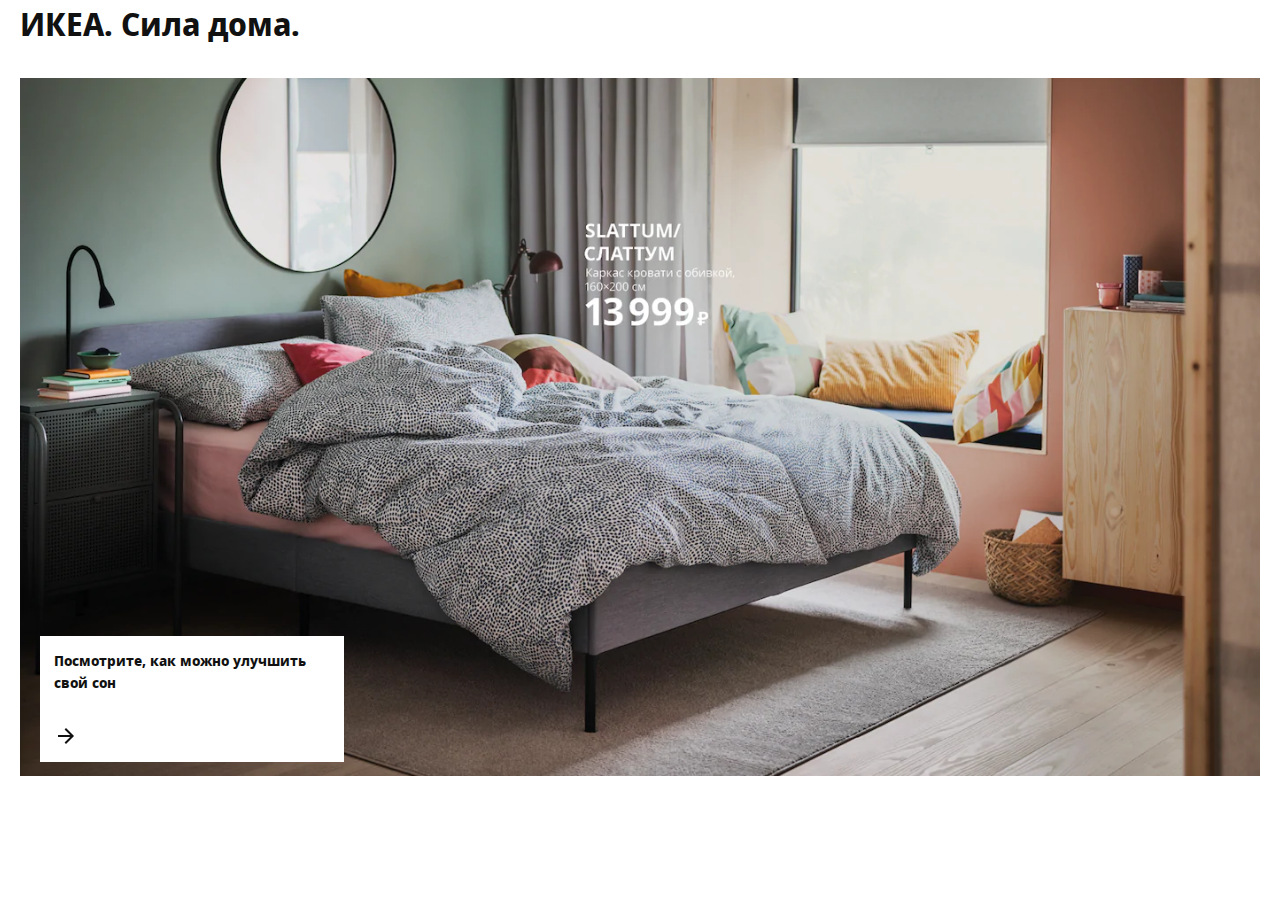
<file: index.html>
<!DOCTYPE html>
<html lang="en">
<head>
    <meta charset="UTF-8">
    <meta name="viewport" content="width=device-width, user-scalable=no, initial-scale=1.0, maximum-scale=1.0, minimum-scale=1.0">
    <meta http-equiv="X-UA-Compatible" content="ie=edge">
    <link rel="apple-touch-icon" sizes="180x180" href="favicon/apple-touch-icon.png">
    <link rel="icon" type="image/png" sizes="32x32" href="favicon/favicon-32x32.png">
    <link rel="icon" type="image/png" sizes="16x16" href="favicon/favicon-16x16.png">
    <link rel="mask-icon" href="favicon/safari-pinned-tab.svg" color="#0058ab">
    <meta name="msapplication-TileColor" content="#0058ab">
    <meta name="theme-color" content="#0058ab">
    <title>ИКЕА - официальный интернет-магазин мебели - IKEA</title>
    <link rel="stylesheet" href="styles/styles.css">


    <script  src="script/index.js" defer type="module"></script>
    <script src="script/test.js"></script>


</head>

<body>

<main>
    <div class="container">
        <h1 class="main-header">ИКЕА. Сила дома.</h1>
        <aside class="offer">
            <a href="card.html#idd059">
                <picture>
                    <source srcset="image/b47e07ee97fd5f9bf030d258d462a945.webp" type="image/webp">
                    <img src="image/b47e07ee97fd5f9bf030d258d462a945.jpg" alt="СЛАТТУМ">
                </picture>

            </a>
            <a class="offer-extra" href="goods.html?subcat=Кровати">
                <p>Посмотрите, как можно улучшить свой сон</p>
                <svg focusable="false" viewBox="0 0 24 24" class="offer-arrow" aria-hidden="true">
                    <path fill-rule="evenodd" clip-rule="evenodd"
                        d="M19.2937 12.7074L20.0008 12.0003L19.2938 11.2932L12.0008 3.99927L10.5865 5.41339L16.1727 11.0003H4V13.0003H16.1723L10.5855 18.5868L11.9996 20.0011L19.2937 12.7074Z"></path>
                </svg>
            </a>
        </aside>
    </div>
</main>








</body>
</html>
</file>
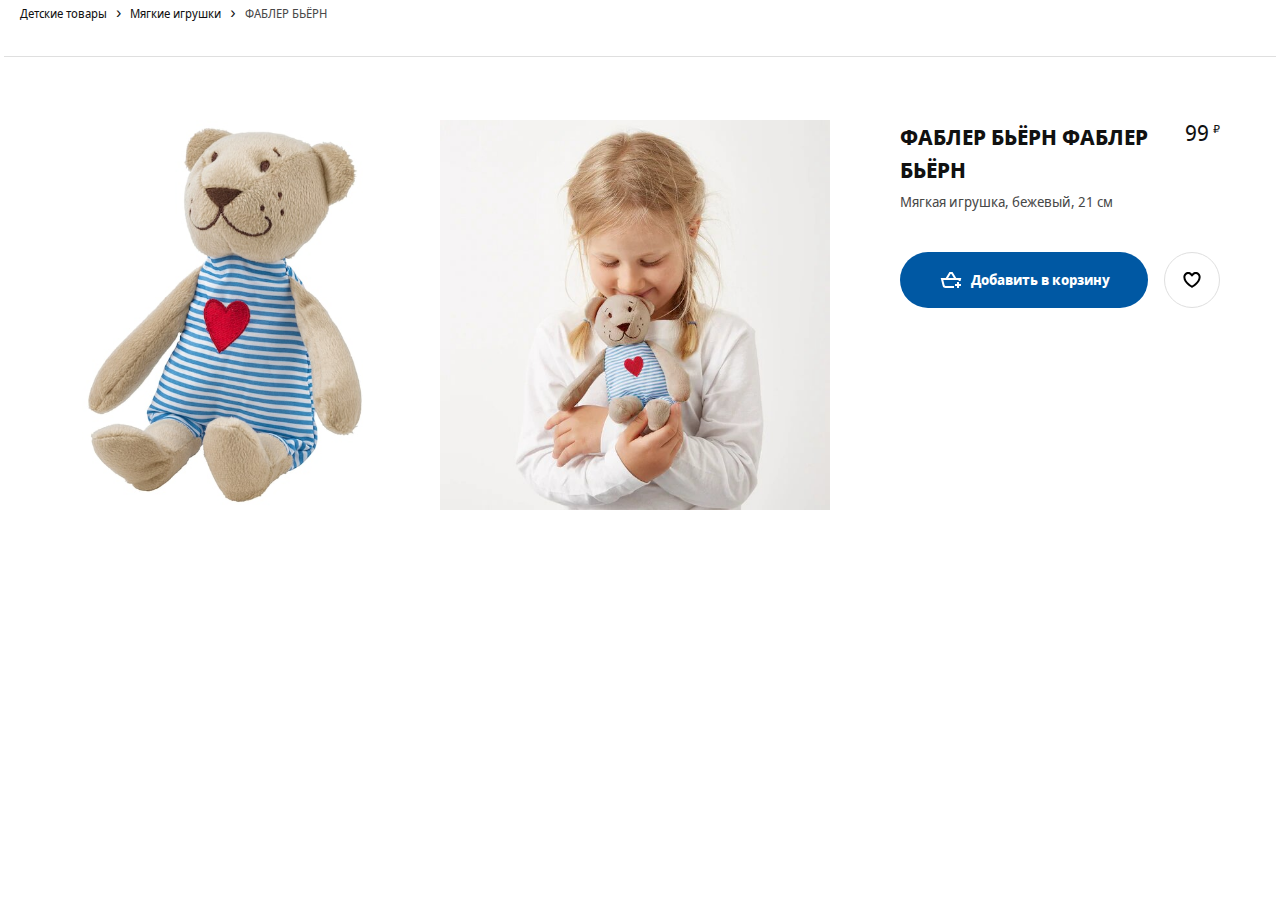
<file: card.html>
<!DOCTYPE html>
<html lang="en">
<head>
	<meta charset="UTF-8">
	<meta name="viewport" content="width=device-width, user-scalable=no, initial-scale=1.0, maximum-scale=1.0, minimum-scale=1.0">
	<meta http-equiv="X-UA-Compatible" content="ie=edge">
	<link rel="apple-touch-icon" sizes="180x180" href="favicon/apple-touch-icon.png">
	<link rel="icon" type="image/png" sizes="32x32" href="favicon/favicon-32x32.png">
	<link rel="icon" type="image/png" sizes="16x16" href="favicon/favicon-16x16.png">
	<link rel="mask-icon" href="favicon/safari-pinned-tab.svg" color="#0058ab">
	<meta name="msapplication-TileColor" content="#0058ab">
	<meta name="theme-color" content="#0058ab">
	<title>Детские игрушки - IKEA</title>
	<link rel="stylesheet" href="styles/styles.css">
</head>
<body>
<main>
	<div class="container">
		<div class="breadcrumb">
			<nav role="navigation" aria-label="Breadcrumb" class="breadcrumb__nav">
				<ul class="breadcrumb__list">

					<li class="breadcrumb__list-item">
						<a href="goods.html?cat=Детские товары" class="breadcrumb__link"><span>Детские товары</span></a>
					</li>

					<li class="breadcrumb__list-item">
						<a href="goods.html?cat=Мягкие игрушки" class="breadcrumb__link"><span>Мягкие игрушки</span></a>
					</li>

					<li class="breadcrumb__list-item">
						<a href="#" class="breadcrumb__link"><span>ФАБЛЕР БЬЁРН</span></a>
					</li>

				</ul>
			</nav>
		</div>

		<div class="good wrapper">
			<div class="good-images">
				<div class="good-image__item">
					<img src="image/fabler-byorn-myagkaya-igrushka-bezhevyy__0710165_PE727396_S5.jpg" alt="">
				</div>
				<div class="good-image__item">
					<img src="image/fabler-byorn-myagkaya-igrushka-bezhevyy__0876865_PE611124_S5.jpg" alt="">
				</div>
			</div>
			<div class="good-item"> <!-- not-in-stock - нет в наличии-->
				<p class="good-item__new">Новинка</p>

				<div class="good-item__section">
					<div>
						<h2 class="good-item__header">ФАБЛЕР БЬЁРН ФАБЛЕР БЬЁРН</h2>
						<p class="good-item__description">Мягкая игрушка, бежевый, 21 см</p>

					</div>
					<p class="good-item__price">
						<span class="good-item__empty">Нет в наличии</span>
						<span class="good-item__price-value">99</span>
						<span class="good-item__currency">₽</span>
					</p>

				</div>
				<div class="good-item__buttons">
					<button type="button" class="btn btn-good" data-idd="idd001">
						<svg focusable="false" viewBox="0 0 24 24" class="btn-good-svg" aria-hidden="true">
							<path fill-rule="evenodd" clip-rule="evenodd" d="M10.4372 4H10.9993H12.0003H12.9996H13.5616L13.8538 4.48014L17.2112 9.99713H21H22.2806L21.9702 11.2396L21.5303 13H19.4688L19.7194 11.9971H4.28079L5.59143 17.2397C5.70272 17.6848 6.1027 17.9971 6.56157 17.9971H15V19.9971H6.56157C5.18496 19.9971 3.98502 19.0602 3.65114 17.7247L2.02987 11.2397L1.71924 9.99713H3.00002H6.78793L10.145 4.48017L10.4372 4ZM12.4375 6L14.87 9.99713H9.12911L11.5614 6H12.0003H12.4375ZM17.9961 16V14H19.9961V16H21.9961V18H19.9961V20H17.9961V18H15.9961V16H17.9961Z"></path>
						</svg>

						<span class="btn-good__label">Добавить в корзину</span>
					</button>
					<button type="button" class="btn btn-add-wishlist" data-idd="idd001">
						<svg focusable="false" viewBox="0 0 24 24" class="btn-add-wishlist__svg" aria-hidden="true">
							<path fill-rule="evenodd" clip-rule="evenodd" d="M12.336 5.52055C14.2336 3.62376 17.3096 3.62401 19.2069 5.52129C20.2067 6.52115 20.6796 7.85005 20.6259 9.15761C20.6151 12.2138 18.4184 14.8654 16.4892 16.6366C15.4926 17.5517 14.5004 18.2923 13.7593 18.8036C13.3879 19.0598 13.0771 19.2601 12.8574 19.3973C12.7475 19.466 12.6601 19.519 12.5992 19.5555C12.5687 19.5737 12.5448 19.5879 12.5279 19.5978L12.5079 19.6094L12.502 19.6129L12.5001 19.614C12.5001 19.614 12.4989 19.6147 11.9999 18.748C11.501 19.6147 11.5005 19.6144 11.5005 19.6144L11.4979 19.6129L11.4919 19.6094L11.472 19.5978C11.4551 19.5879 11.4312 19.5737 11.4007 19.5555C11.3397 19.519 11.2524 19.466 11.1425 19.3973C10.9227 19.2601 10.612 19.0598 10.2405 18.8036C9.49947 18.2923 8.50726 17.5517 7.51063 16.6366C5.58146 14.8654 3.38477 12.2139 3.37399 9.15765C3.32024 7.85008 3.79314 6.52117 4.79301 5.52129C6.69054 3.62376 9.76704 3.62376 11.6646 5.52129L11.9993 5.856L12.3353 5.52129L12.336 5.52055ZM11.9999 18.748L11.5005 19.6144L11.9999 19.9019L12.4989 19.6147L11.9999 18.748ZM11.9999 17.573C12.1727 17.462 12.384 17.3226 12.6236 17.1573C13.3125 16.6821 14.2267 15.9988 15.1366 15.1634C17.0157 13.4381 18.6259 11.2919 18.6259 9.13506V9.11213L18.627 9.08922C18.6626 8.31221 18.3844 7.52727 17.7926 6.9355C16.6762 5.81903 14.866 5.81902 13.7495 6.9355L13.7481 6.93689L11.9965 8.68166L10.2504 6.9355C9.13387 5.81903 7.3237 5.81903 6.20722 6.9355C5.61546 7.52727 5.33724 8.31221 5.3729 9.08922L5.37395 9.11213V9.13507C5.37395 11.2919 6.98418 13.4381 8.86325 15.1634C9.77312 15.9988 10.6874 16.6821 11.3762 17.1573C11.6159 17.3226 11.8271 17.462 11.9999 17.573Z"></path>
						</svg>
					</button>
				</div>

			</div>
		</div>


	</div>
</main>
</body>
</html>
</file>
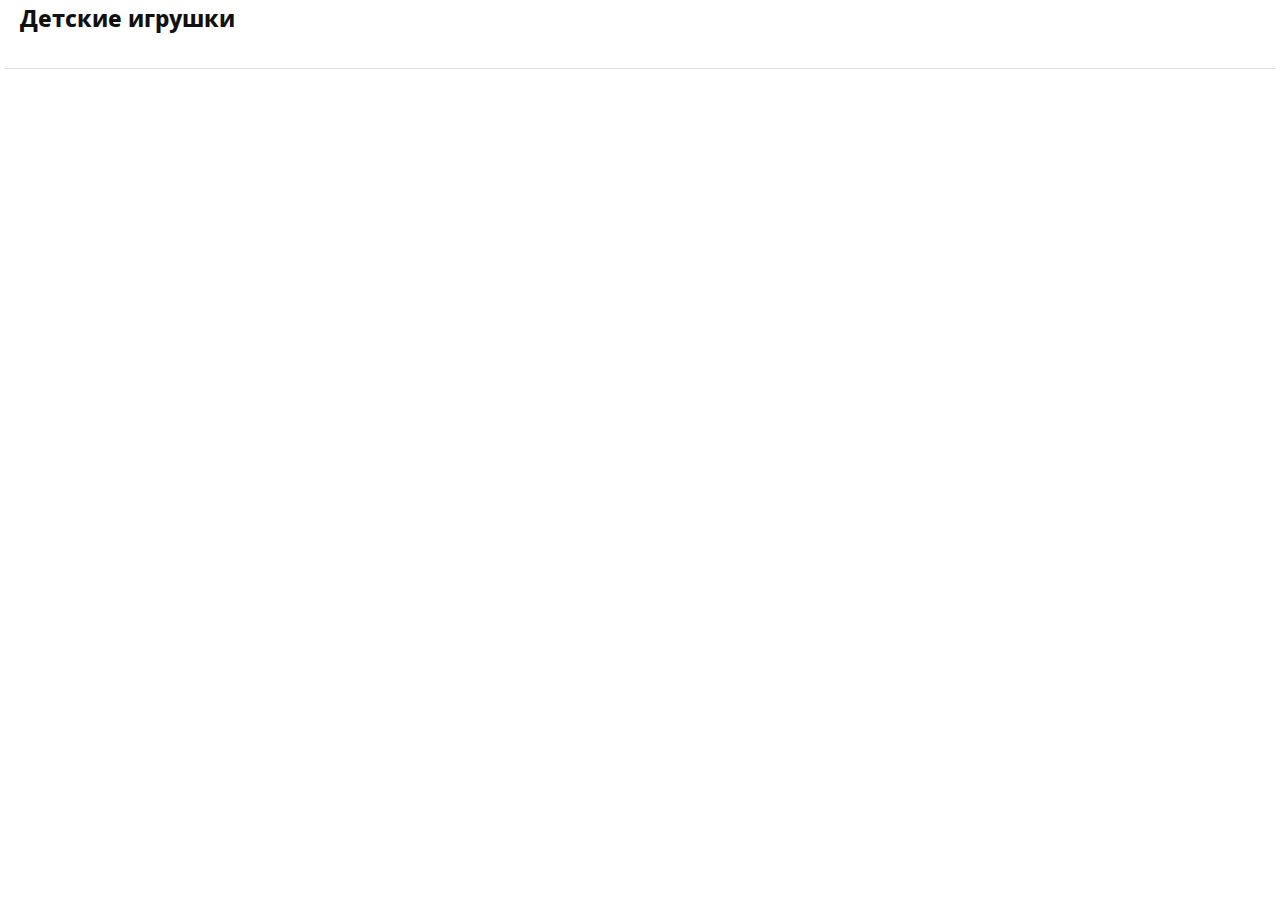
<file: goods.html>
<!DOCTYPE html>
<html lang="en">
<head>
	<meta charset="UTF-8">
	<meta name="viewport" content="width=device-width, user-scalable=no, initial-scale=1.0, maximum-scale=1.0, minimum-scale=1.0">
	<meta http-equiv="X-UA-Compatible" content="ie=edge">
	<link rel="apple-touch-icon" sizes="180x180" href="favicon/apple-touch-icon.png">
	<link rel="icon" type="image/png" sizes="32x32" href="favicon/favicon-32x32.png">
	<link rel="icon" type="image/png" sizes="16x16" href="favicon/favicon-16x16.png">
	<link rel="mask-icon" href="favicon/safari-pinned-tab.svg" color="#0058ab">
	<meta name="msapplication-TileColor" content="#0058ab">
	<meta name="theme-color" content="#0058ab">
	<title>Детские игрушки - IKEA</title>
	<link rel="stylesheet" href="styles/styles.css">

	<script  src="script/index.js" defer type="module"></script>
</head>
<body>
<main>
	<div class="container">
		<h2 class="main-header">Детские игрушки</h2>
		<div class="goods wrapper">
			<ul class="goods-list">
				<!-- <li class="goods-list__item">
					<a class="goods-item__link" href="card.html#idd001">
						<article class="goods-item">
							<div class="goods-item__img">
								<img src="https://www.ikea.com/ru/ru/images/products/fabler-byorn-myagkaya-igrushka-bezhevyy__0710165_PE727396_S5.JPG"
									 data-second-image="https://www.ikea.com/ru/ru/images/products/fabler-byorn-myagkaya-igrushka-bezhevyy__0876876_PE611263_S5.JPG" alt="ФАБЛЕР БЬЁРН">
							</div>
							<p class="goods-item__new">Новинка</p>
							<h3 class="goods-item__header">ФАБЛЕР БЬЁРН</h3>
							<p class="goods-item__description">Мягкая игрушка, бежевый, 21 см</p>
							<p class="goods-item__price">
								<span class="goods-item__price-value">99</span>
								<span class="goods-item__currency"> ₽</span>
							</p>
							<button class="btn btn-add-card" aria-label="Добравить в корзину" data-idd="idd001"></button>
						</article>
					</a>
				</li> -->


			</ul>
		</div>
	</div>
</main>
</body>
</html>
</file>
<file: styles/styles.css>
/*
* Prefixed by https://autoprefixer.github.io
* PostCSS: v7.0.29,
* Autoprefixer: v9.7.6
* Browsers: last 4 version
*/

@font-face {
	font-family: 'Noto Sans';
	src: local('Noto Sans Display Regular'), local('NotoSansDisplay-Regular'), url('../fonts/Notosansdisplayregular.woff2') format('woff2'), url('../fonts/Notosansdisplayregular.woff') format('woff');
	font-weight: 400;
	font-style: normal;
}

@font-face {
	font-family: 'Noto Sans';
	src: local('Noto Sans Display Italic'), local('NotoSansDisplay-Italic'), url('../fonts/Notosansdisplayitalic.woff2') format('woff2'), url('../fonts/Notosansdisplayitalic.woff') format('woff');
	font-weight: 400;
	font-style: italic;
}

@font-face {
	font-family: 'Noto Sans';
	src: local('Noto Sans Display Bold'), local('NotoSansDisplay-Bold'), url('../fonts/Notosansdisplaybold.woff2') format('woff2'), url('../fonts/Notosansdisplaybold.woff') format('woff');
	font-weight: 700;
	font-style: normal;
}

@font-face {
	font-family: 'Noto Sans';
	src: local('Noto Sans Display Bold Italic'), local('NotoSansDisplay-BoldItalic'), url('../fonts/Notosansdisplaybolditalic.woff2') format('woff2'), url('../fonts/Notosansdisplaybolditalic.woff') format('woff');
	font-weight: 700;
	font-style: italic;
}

html {
	-webkit-box-sizing: border-box;
	box-sizing: border-box;
}

*,
*::before,
*::after {
	-webkit-box-sizing: inherit;
	box-sizing: inherit;
}

body {
	min-width: 320px;
	margin: 0;

	background-color: #fff; /*под проект*/
	font-family: Noto Sans, Arial, sans-serif; /*в "" свой шрифт под проект*/

	font-size: 16px;
	color: #111;
	line-height: 1.5;
	-webkit-font-smoothing: subpixel-antialiased;
}

button, input {
	font: inherit;
}

button {
	cursor: pointer;
}

img {
	max-width: 100%;
	width: 100%;
	height: auto;
}

a {
	text-decoration: none;
	color: inherit;
}

ul {
	list-style: none;
	padding: 0;
	margin: 0;
}

h1, h2, h3, p {
	padding: 0;
	margin: 0;
}

/* container */

.container {
	max-width: 100rem;
	margin: 0 auto;
	padding: 0 1.25rem;
}

.visually-hidden {
	position: absolute !important;
	clip: rect(1px 1px 1px 1px);
	clip: rect(1px, 1px, 1px, 1px);
	padding: 0 !important;
	border: 0 !important;
	height: 1px !important;
	width: 1px !important;
	overflow: hidden;
}

/* при работе с float */

.clearfix::after {
	content: "";
	display: table;
	clear: both;
}

header {
	margin-bottom: 3.75rem;
}

.header {
	display: -ms-grid;
	display: grid;
	grid-gap: 1.25rem;
	-ms-grid-columns: 2fr 1.25rem 2fr 1.25rem 16fr 1.25rem 1fr 1.25rem 1fr;
	grid-template-columns: 2fr 2fr 16fr 1fr 1fr;
	-webkit-box-align: center;
	-ms-flex-align: center;
	align-items: center;
	padding: 1.75rem 0;
}

footer {
	background-color: #f5f5f5;
	margin-top: 3.75rem;
	padding: 3.75rem 0 0 0;
}

.footer {
	display: -ms-grid;
	display: grid;
	-ms-grid-columns: 1fr 1fr 1fr;
	grid-template-columns: 1fr 1fr 1fr;
}

.main-header {
	margin-bottom: 1.875rem
}

.btn {
	background-color: transparent;
	outline: transparent;
	border-radius: 50%;
	width: 40px;
	height: 40px;
	display: -webkit-box;
	display: -ms-flexbox;
	display: flex;
	-webkit-box-align: center;
	-ms-flex-align: center;
	align-items: center;
	-webkit-box-pack: center;
	-ms-flex-pack: center;
	justify-content: center;
	border: 1px solid transparent;
}

.btn:hover {
	background-color: #f5f5f5;
	color: #111;
}

.svg-icon {
	fill: currentColor;
}

.logo {
	text-align: center;
	width: 75px;
	height: 30px;

}

.search {
	position: relative;
	-webkit-box-flex: 1;
	-ms-flex-positive: 1;
	flex-grow: 1;
	height: 50px;
	margin: 0 40px;
}

.search-input {
	-webkit-appearance: none;
	-moz-appearance: none;
	appearance: none;
	background-color: #f5f5f5;
	display: block;
	appearance: none;
	width: 100%;
	height: 100%;
	padding: .5rem 3.5rem;
	margin: 0 auto;
	line-height: 1.5;
	border: 0;
	border-radius: 50em;
	outline: 0;
	-webkit-box-shadow: none;
	box-shadow: none;
	-webkit-transition: background .2s;
	-o-transition: background .2s;
	transition: background .2s;
}

.search-btn {
	position: absolute;
	top: 0.9rem;
	right: 0.9rem;
	background-image: url("data:image/svg+xml;charset=utf-8,%3Csvg width='16' height='17' fill='%23484848' xmlns='http://www.w3.org/2000/svg'%3E%3Cpath fill-rule='evenodd' clip-rule='evenodd' d='M6.5 11a4.5 4.5 0 110-9 4.5 4.5 0 010 9zm4.968-.307a6.5 6.5 0 10-1.514 1.315l3.996 3.996 1.414-1.414-3.896-3.897z'/%3E%3C/svg%3E");
	background-repeat: no-repeat;
	background-size: contain;
	width: 2.5rem;
	height: 1.5rem;
	background-position: center;
}

.offer {
	position: relative;
}

.offer-extra {
	position: absolute;
	padding: .9rem;
	color: #111;
	left: 1.25rem;
	bottom: 1.25rem;
	display: -webkit-box;
	display: -ms-flexbox;
	display: flex;
	background: #fff;
	-webkit-box-orient: vertical;
	-webkit-box-direction: normal;
	-ms-flex-direction: column;
	flex-direction: column;
	-webkit-box-align: start;
	-ms-flex-align: start;
	align-items: flex-start;
	max-width: 19rem;
	min-width: 13rem;
	font-size: .9rem;
	line-height: 1.5;
	font-weight: bold;
	word-break: break-word;
}

.offer-arrow {
	display: inline-block;
	height: 1.5rem;
	width: 1.5rem;
	vertical-align: middle;
	fill: currentColor;
	margin-top: 1.875rem;

}


.footer-header {
	line-height: 2rem;
	font-size: 1.25rem;
	padding: 0 0 1rem 0;

}

.footer-list {
	margin-bottom: .8rem;
}

.footer-list > a {
	color: #484848;
}

.footer-list > a:hover {
	color: #111;
	text-decoration: underline;
}

.catalog {
	position: fixed;
	z-index: 999;
	top: 0;
	left: -100%;
	bottom: 0;
	background-color: #fff;
	overflow-y: auto;
	overflow-x: hidden;
	-webkit-transition: left 0.2s 0s;
	-o-transition: left 0.2s 0s;
	transition: left 0.2s 0s;
	width: 20rem;
	padding: 6rem 4rem 3rem;

}

.catalog.open {
	left: 0;
}

.catalog-btn {
	position: absolute;
	top: 3rem;
	left: 3rem;
}

.catalog-list__item,
.subcatalog-list__item {
	cursor: pointer;
	color: #111;


}

.catalog-list__item a,
.subcatalog-list__item a {
	text-decoration: underline;
	display: block;
}

.catalog-list__item a {
	padding: .5rem 1.5rem .5rem 0;
}

.subcatalog-list__item a {
	padding: .5rem 0;
}

.catalog-list__item:hover a,
.subcatalog-list__item:hover a {
	text-decoration: underline;
}

.catalog-list__item.active {
	background-repeat: no-repeat;
	background-position: right 0 center;
	background-image: url('data:image/svg+xml;utf8,<svg width="24" height="24" viewBox="0 0 24 24" fill="none" xmlns="http://www.w3.org/2000/svg"><path fill-rule="evenodd" clip-rule="evenodd" d="M15.5996 11.9999L9.81456 17.7857L8.40026 16.3716L12.7714 11.9999L8.40026 7.62823L9.81457 6.21411L15.5996 11.9999Z" fill="%23959595"/></svg>');
}

.subcatalog {
	position: fixed;
	z-index: 998;
	top: 0;
	left: -100%;
	bottom: 0;
	background-color: #fff;
	overflow-y: auto;
	overflow-x: hidden;
	-webkit-transition: left, right 0.2s 0s;
	-o-transition: left, right 0.2s 0s;
	transition: left, right 0.2s 0s;
	width: 25rem;
	padding: 6rem 4rem 3rem;
	border-left: 2px solid #ccc;
}

.subcatalog.subopen {
	left: 20rem;
	display: block;
}

.overlay {
	display: block;
	position: fixed;
	z-index: 899;
	top: 0;
	bottom: 0;
	right: 0;
	left: 0;
	background-color: black;
	-webkit-transition: all .2s ease;
	-o-transition: all .2s ease;
	transition: all .2s ease;
	opacity: 0;
	pointer-events: none;
}

.overlay.active {
	opacity: 0.25;
	pointer-events: all;
}


.wrapper {
	position: relative;
	margin-top: 4rem;
}

.wrapper:before {
	content: '';
	width: calc(100% + 2rem);
	display: block;
	position: absolute;
	top: -2rem;
	z-index: 99;
	margin: 0 -1rem;
	border-bottom: 1px solid #dfdfdf;
}

.good {
	display: -ms-grid;
	display: grid;
	-ms-grid-columns: minmax(0, 1fr) 1.25rem minmax(0, 1fr) 1.25rem minmax(0, 1fr) 1.25rem minmax(0, 1fr) 1.25rem minmax(0, 1fr) 1.25rem minmax(0, 1fr) 1.25rem minmax(0, 1fr) 1.25rem minmax(0, 1fr) 1.25rem minmax(0, 1fr) 1.25rem minmax(0, 1fr) 1.25rem minmax(0, 1fr) 1.25rem minmax(0, 1fr);
	grid-template-columns: repeat(12, minmax(0, 1fr));
	grid-column-gap: 1.25rem;
	padding-top: 2rem;
}

.good-images {
	display: -webkit-box;
	display: -ms-flexbox;
	display: flex;
	-ms-flex-wrap: wrap;
	flex-wrap: wrap;
	-ms-grid-column: 1;
	grid-column-start: 1;
	-ms-grid-column-span: 8;
	grid-column-end: 9;
	-ms-flex-pack: distribute;
	justify-content: space-around;


}

.good-image__item {
	width: calc(50% - 1.25rem);
	margin-left: .625rem;
	margin-right: .625rem;
	min-height: 500px;
}


.good-item {
	-ms-grid-column: 9;
	grid-column-start: 9;
	-ms-grid-column-span: 4;
	grid-column-end: 13;
	padding: 0 2.5rem;
}

.good-item__section {
	margin-bottom: 2.5rem;
}

.good-item__new {
	display: none;
}


.good-item__empty {
	display: none;
}

.not-in-stock .good-item__empty {
	display: block;
}

.not-in-stock .btn-good {
	display: none;
}

.good-item__header {
	font-size: 1.375rem;
	line-height: 1.5;
	font-weight: 700;
	text-transform: uppercase;
	margin-bottom: .3rem;
}

.good-item__description {
	line-height: 1.5;
	letter-spacing: 0;
	font-weight: 400;
	color: #484848;
	font-size: .875rem;
}

.good-item__price {
	white-space: nowrap;
	text-align: right;
}

.good-item__section {
	display: -webkit-box;
	display: -ms-flexbox;
	display: flex;
	-webkit-box-pack: justify;
	-ms-flex-pack: justify;
	justify-content: space-between;
}

.good-item__price-value {
	line-height: 1.1875;
	font-size: 1.375rem;
}

.good-item__currency {
	line-height: .9;
	font-size: .6875rem;
	vertical-align: text-top;
}

.not-in-stock .good-item__price-value,
.not-in-stock .good-item__currency {
	display: none;
}

.good-item__buttons {
	display: -webkit-box;
	display: -ms-flexbox;
	display: flex;
	-webkit-box-pack: justify;
	-ms-flex-pack: justify;
	justify-content: space-between;
	-webkit-box-align: center;
	-ms-flex-align: center;
	align-items: center;
	width: 100%;
}

.btn-good {
	margin-right: 1rem;
	-webkit-box-flex: 1;
	-ms-flex-positive: 1;
	flex-grow: 1;
	-ms-flex-negative: 1;
	flex-shrink: 1;
	position: relative;
	background: #0058a3;
	color: #fff;
	border-radius: 52px;
	padding: 0 2rem;
	display: -webkit-box;
	display: -ms-flexbox;
	display: flex;
	height: 3.5rem;
	-webkit-box-align: center;
	-ms-flex-align: center;
	align-items: center;
}

.btn-good-svg {
	margin-right: .5rem;
	vertical-align: top;
	-ms-flex-negative: 0;
	flex-shrink: 0;
	display: inline-block;
	height: 1.5rem;
	width: 1.5rem;
	fill: #fff;
}

.btn-good:hover {
	color: #0058a3;
}

.btn-good:hover .btn-good-svg {
	fill: #0058a3;
}

.btn-good__label {
	text-align: center;
	border: 0;
	font-weight: 700;
	font-size: .875rem;
	line-height: 1.42857;
}

.btn-add-wishlist {
	background: rgba(0, 0, 0, 0);
	color: #111;
	border-radius: 40px;
	padding: 0 .9375rem;
	border: 1px solid #dfdfdf;
	height: 3.5rem;
	width: 3.5rem;
	margin-left: auto;
}

.btn-add-wishlist__svg {
	height: 1.5rem;
	width: 1.5rem;

}

.btn-add-wishlist:hover .btn-add-wishlist__svg {
	fill: red;
}

.btn-add-wishlist.contains-wishlist .btn-add-wishlist__svg {
	fill: red;

}

.btn-add-wishlist:hover.contains-wishlist .btn-add-wishlist__svg {
	fill: black;
}


.goods-list {
	display: -ms-grid;
	display: grid;
	grid-template-columns: repeat(4, 1fr);
}

.goods-list__item {
	margin-bottom: 2rem;
}


.goods-item {
	position: relative;
	display: -webkit-box;
	display: -ms-flexbox;
	display: flex;
	-webkit-box-orient: vertical;
	-webkit-box-direction: normal;
	-ms-flex-direction: column;
	flex-direction: column;
	-webkit-box-pack: justify;
	-ms-flex-pack: justify;
	justify-content: space-between;
	height: 100%;
}

.goods-item__img {
	height: 380px;
	display: table-cell;
	vertical-align: middle
}


.btn-add-card {
	position: absolute;
	opacity: 0;
	-webkit-transition: opacity 0.2s 0s;
	-o-transition: opacity 0.2s 0s;
	transition: opacity 0.2s 0s;
	right: 1rem;
	bottom: 0.5rem;
	background-color: rgb(0, 88, 163);
	border: 1px solid rgb(0, 88, 163);
	background-repeat: no-repeat;
	background-position: center;
	background-image: url("data:image/svg+xml;utf8,<svg width='24' height='24' xmlns='http://www.w3.org/2000/svg' viewBox='0 0 24 24'><path fill-rule='evenodd' clip-rule='evenodd' d='M10.4372 4H10.9993H12.0003H12.9996H13.5616L13.8538 4.48014L17.2112 9.99713H21H22.2806L21.9702 11.2396L21.5303 13H19.4688L19.7194 11.9971H4.28079L5.59143 17.2397C5.70272 17.6848 6.1027 17.9971 6.56157 17.9971H15V19.9971H6.56157C5.18496 19.9971 3.98502 19.0602 3.65114 17.7247L2.02987 11.2397L1.71924 9.99713H3.00002H6.78793L10.145 4.48017L10.4372 4ZM12.4375 6L14.87 9.99713H9.12911L11.5614 6H12.0003H12.4375ZM17.9961 16V14H19.9961V16H21.9961V18H19.9961V20H17.9961V18H15.9961V16H17.9961Z' fill='white' /></svg>");
}

.btn-add-card:hover {
	background-color: rgb(255, 255, 255);
	background-image: url("data:image/svg+xml;utf8,<svg width='24' height='24' xmlns='http://www.w3.org/2000/svg' viewBox='0 0 24 24'><path fill-rule='evenodd' clip-rule='evenodd' d='M10.4372 4H10.9993H12.0003H12.9996H13.5616L13.8538 4.48014L17.2112 9.99713H21H22.2806L21.9702 11.2396L21.5303 13H19.4688L19.7194 11.9971H4.28079L5.59143 17.2397C5.70272 17.6848 6.1027 17.9971 6.56157 17.9971H15V19.9971H6.56157C5.18496 19.9971 3.98502 19.0602 3.65114 17.7247L2.02987 11.2397L1.71924 9.99713H3.00002H6.78793L10.145 4.48017L10.4372 4ZM12.4375 6L14.87 9.99713H9.12911L11.5614 6H12.0003H12.4375ZM17.9961 16V14H19.9961V16H21.9961V18H19.9961V20H17.9961V18H15.9961V16H17.9961Z' fill='rgb(0, 88, 163)' /></svg>");

}

.goods-item:hover .btn-add-card {
	opacity: 1;
}

.goods-item__header {
	margin-top: auto;
	margin-bottom: 1rem;
}

.goods-item__new {
	line-height: 1.42857;
	color: #ca5008;
	font-weight: 700;
	font-size: 0.8rem;
}

.goods-item__link {
	display: block;
	height: 100%;
}

.goods-item__description {
	margin-bottom: 1rem;
	font-size: .875rem;
	line-height: 1.42857;
}

.goods-item__price {
	min-height: calc(40px + 0.5rem);
	padding-bottom: 0.5rem;
	font-weight: 700;
}

.goods-item__price-value {
	font-size: 1.375rem;
}

.goods-item__currency {
	line-height: .9;
	font-size: .6875rem;
	vertical-align: text-top;
}


.breadcrumb__list-item {
	display: inline;
}

.breadcrumb__list-item:after {
	content: "\0203A";
	display: inline;
	margin: 0 .3125rem;
	font-size: 1rem;
	line-height: 1.125;
}

.breadcrumb__list-item:last-child:after {
	content: "";
}

.breadcrumb__link {
	font-size: .75rem;
	line-height: 1.5;
	font-weight: 400;
	vertical-align: middle;
}

.breadcrumb__list-item:last-child .breadcrumb__link {
	color: #484848;
	pointer-events: none;
	cursor: auto;
}

.cart-wrapper {
	max-width: 768px;
}

.cart-header {
	text-align: center;
}

.product {
	display: -ms-grid;
	display: grid;
	-ms-grid-columns: 152px 4fr 6fr;
	grid-template-columns: 152px 4fr 6fr;
	-ms-grid-rows: auto;
	grid-template-rows: auto;
	font-size: .81rem;
	line-height: 1.385;
}

.product > *:nth-child(1) {
	-ms-grid-row: 1;
	-ms-grid-column: 1;
}

.product > *:nth-child(2) {
	-ms-grid-row: 1;
	-ms-grid-column: 2;
}

.product > *:nth-child(3) {
	-ms-grid-row: 1;
	-ms-grid-column: 3;
}

.product__image-container {
	-ms-grid-column: 1;
	grid-column: 1;
	-ms-grid-row: 1;
	-ms-grid-row-span: 2;
	grid-row: 1/3;
	padding-right: 1rem;
}

.product__description {
	-ms-grid-column: 2;
	grid-column: 2;
	-ms-grid-row: 1;
	grid-row: 1;
}

.product__name {
	font-size: 1.2rem;
	margin-bottom: .5rem;
	font-weight: 700;
	text-transform: uppercase;
	word-break: break-word;
}

.product__prices {
	-ms-grid-column: 3;
	grid-column: 3;
	-ms-grid-row: 1;
	grid-row: 1;
	text-align: right;
	padding-top: 0;
}

.product__controls {
	-ms-grid-column: 3;
	grid-column: 3;
	-ms-grid-row: 2;
	grid-row: 2;
	margin-top: .5rem;
	display: -webkit-box;
	display: -ms-flexbox;
	display: flex;
	-webkit-box-pack: end;
	-ms-flex-pack: end;
	justify-content: flex-end;
}

.btn-remove {
	color: #444;
	border-color: #666;
	border-radius: unset;
}

.product__total {
	font-weight: 700;
	font-size: 1.06rem;
	line-height: 1.2;
}

.product-controls__remove {
	width: 12.5%;
}

.product-controls__quantity {
	width: 25%;
	margin-left: .5rem;
}

.cart-header {
	margin-bottom: 3rem;
}

.cart-item {
	margin-bottom: 2rem;
}

.cart-total {
	display: -webkit-box;
	display: -ms-flexbox;
	display: flex;
	-webkit-box-pack: justify;
	-ms-flex-pack: justify;
	justify-content: space-between;
	padding: .35rem 0;
	font-weight: 700;
	font-size: 14px;
	text-align: initial;
	border: dashed #cacaca;
	border-width: 1px 0;
}

.cart-checkout {
	color: #ffffff;
	padding: 12px 62px;
	background-color: #3a6e9f;
	border: none;
	display: block;
	margin: 1rem auto;
}

.cart-form {
	margin: 1rem 0;
	text-align: center;
}

.cart-form label {
	display: block;
	margin: 1rem;
}

select {
	width: 100%;
	max-width: 352px;
	height: 40px;
	margin: 0;
	padding: 0 10px;
	border: 1px solid #666;
	border-radius: 2px;
	background: #fff url(../image/chevron-down-thin-24.1667eab2.svg) no-repeat right 8px center/1.5rem;
	-webkit-appearance: none;
	-moz-appearance: none;
	appearance: none;
	font-size: 1rem;
	line-height: 1.15;
	font-family: inherit;
	text-transform: none;
}

@media (max-width: 1200px) {
	.goods-list {
		grid-template-columns: repeat(3, 1fr);
	}
}

@media (max-width: 768px) {
	.goods-list {
		grid-template-columns: repeat(2, 1fr);
	}

	.header {
		-ms-grid-columns: 1fr 1.25rem 2fr 1.25rem 1fr 1.25rem 1fr;
		grid-template-columns: 1fr 2fr 1fr 1fr;
		-ms-grid-rows: auto 1.25rem auto 1.25rem auto;
		grid-template-areas: "burger logo wishlist cart" "main main . sidebar" "footer footer footer footer";
	}

	.btn-burger {
		grid-area: burger;
	}

	.logo {
		grid-area: logo;
	}

	.btn-wishlist {
		grid-area: wishlist;
	}

	.btn-cart {
		grid-area: cart;
	}

	.search {
		grid-area: search;
		-ms-grid-row: 2;
		grid-row: 2;
		-ms-grid-column-span: 5;
		grid-column-end: 6;
		-ms-grid-column: 1;
		grid-column-start: 1;
		margin: 0;
	}

	.footer {
		-ms-grid-rows: auto;
		grid-template-rows: auto;
		-webkit-box-pack: center;
		-ms-flex-pack: center;
		justify-content: center;
		grid-template-areas: "catalog" "about" "connection";
		-ms-grid-columns: 300px;
		grid-template-columns: 300px

	}

	.footer-catalog {
		grid-area: catalog;
		margin-bottom: 50px;
	}

	.footer-about {
		grid-area: about;
		margin-bottom: 50px;
	}

	.footer-connection {
		grid-area: connection;
		margin-bottom: 50px;
	}

	.catalog {
		width: 50%;
	}

	.subcatalog {
		width: 50%;
		left: auto;
		right: -100%;
	}

	.subcatalog.subopen {
		right: 0;
		left: auto;
	}
}

@media (max-width: 768px) {

	.footer-catalog {
		-ms-grid-row: 1;
		-ms-grid-column: 1

	}

	.footer-about {
		-ms-grid-row: 2;
		-ms-grid-column: 1

	}

	.footer-connection {
		-ms-grid-row: 3;
		-ms-grid-column: 1

	}
}

@media (max-width: 768px) {

	.btn-burger {
		-ms-grid-row: 1;
		-ms-grid-column: 1;
	}

	.logo {
		-ms-grid-row: 1;
		-ms-grid-column: 3;
	}

	.btn-wishlist {
		-ms-grid-row: 1;
		-ms-grid-column: 5;
	}

	.btn-cart {
		-ms-grid-row: 1;
		-ms-grid-column: 7;
	}
}

@media (max-width: 576px) {
	.goods-list {
		-ms-grid-columns: 1fr;
		grid-template-columns: 1fr;
	}

	.catalog {
		width: 100%;
	}

	.subcatalog {
		z-index: 999;
		width: 100%;
	}

	.subcatalog.subopen {
		right: 0;
	}
}
</file>
